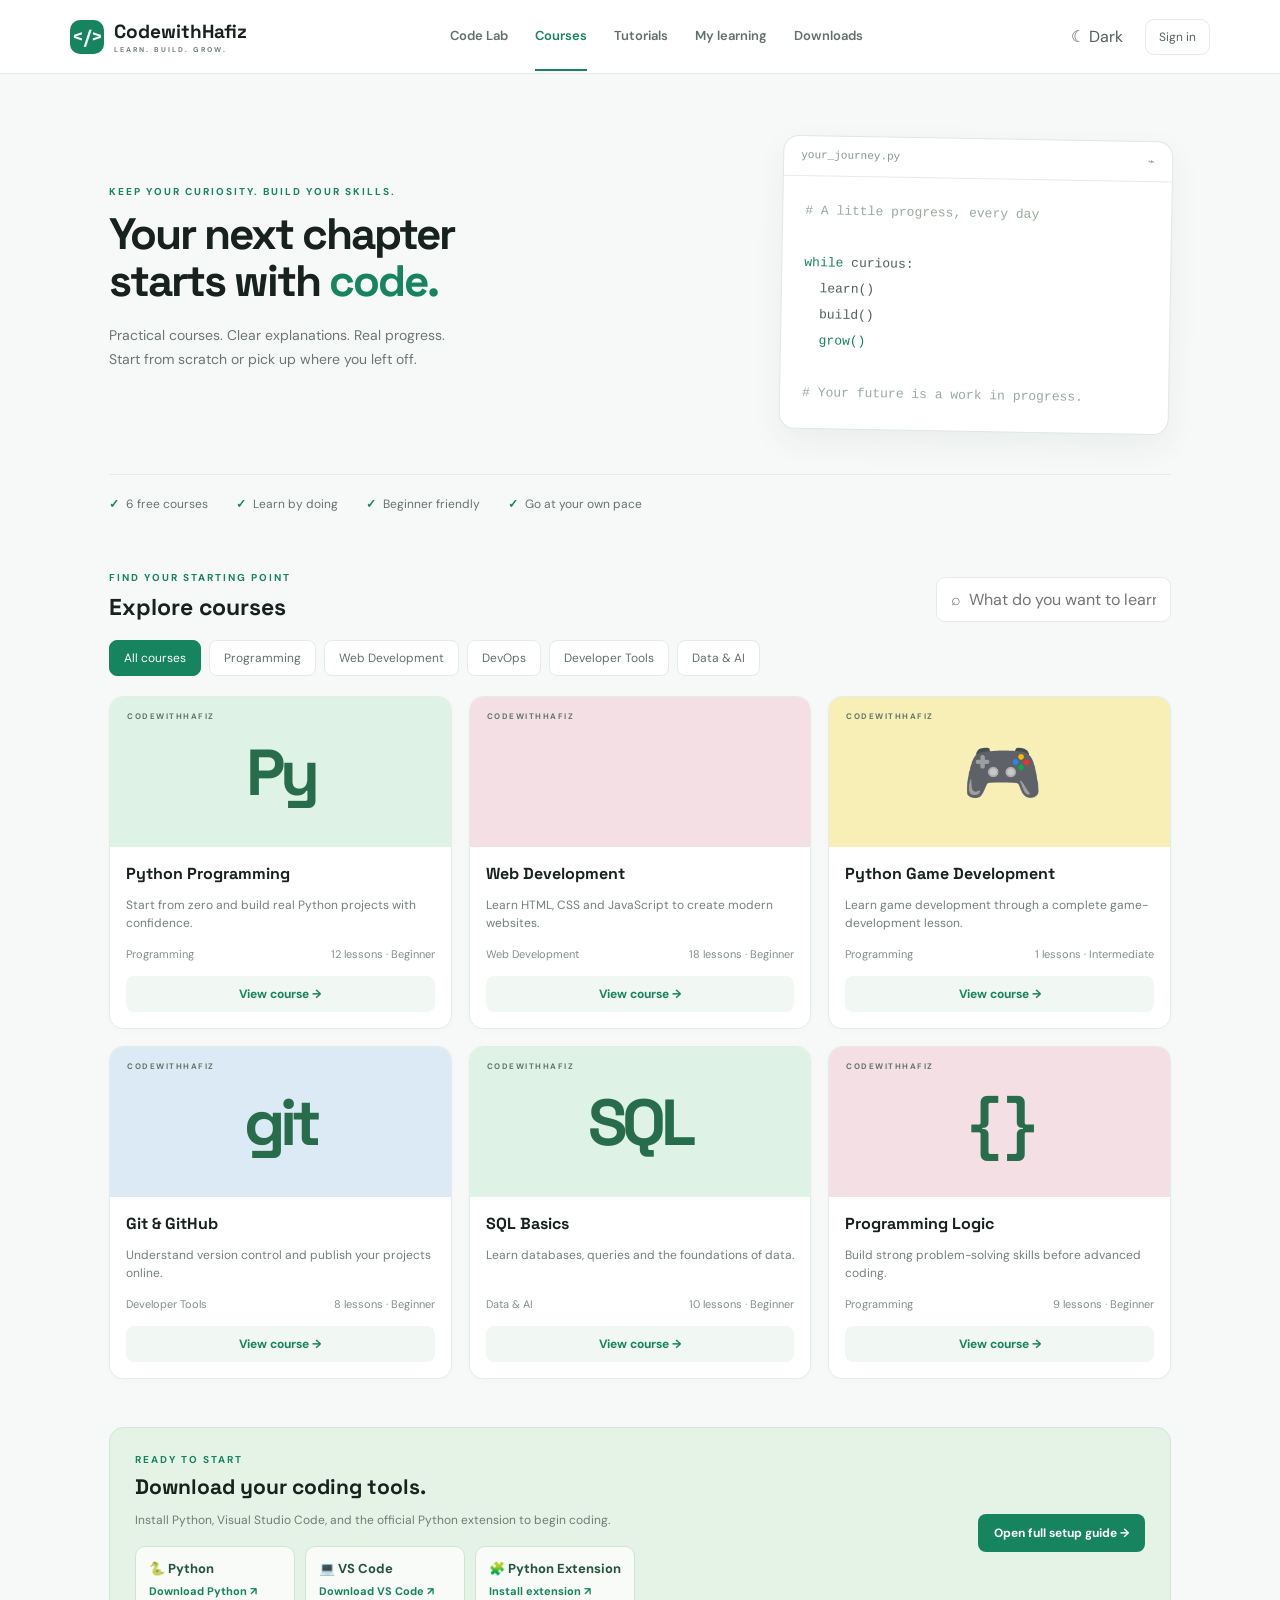
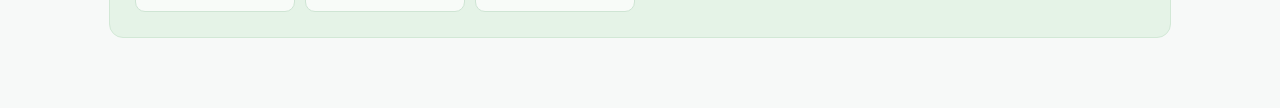
<file: index.html>
<!doctype html>
<html lang="en">
<head>
<meta charset="UTF-8"><meta name="viewport" content="width=device-width, initial-scale=1.0">
<title>CodewithHafiz — Learn. Build. Grow.</title>
<link rel="preconnect" href="https://fonts.googleapis.com"><link rel="preconnect" href="https://fonts.gstatic.com" crossorigin>
<link href="https://fonts.googleapis.com/css2?family=DM+Sans:wght@400;500;600;700&family=Space+Grotesk:wght@500;600;700&display=swap" rel="stylesheet">
<link rel="stylesheet" href="style.css">
</head>
<body>
<div id="app"></div>
<script src="site.js" defer></script>
</body>
</html>
</file>
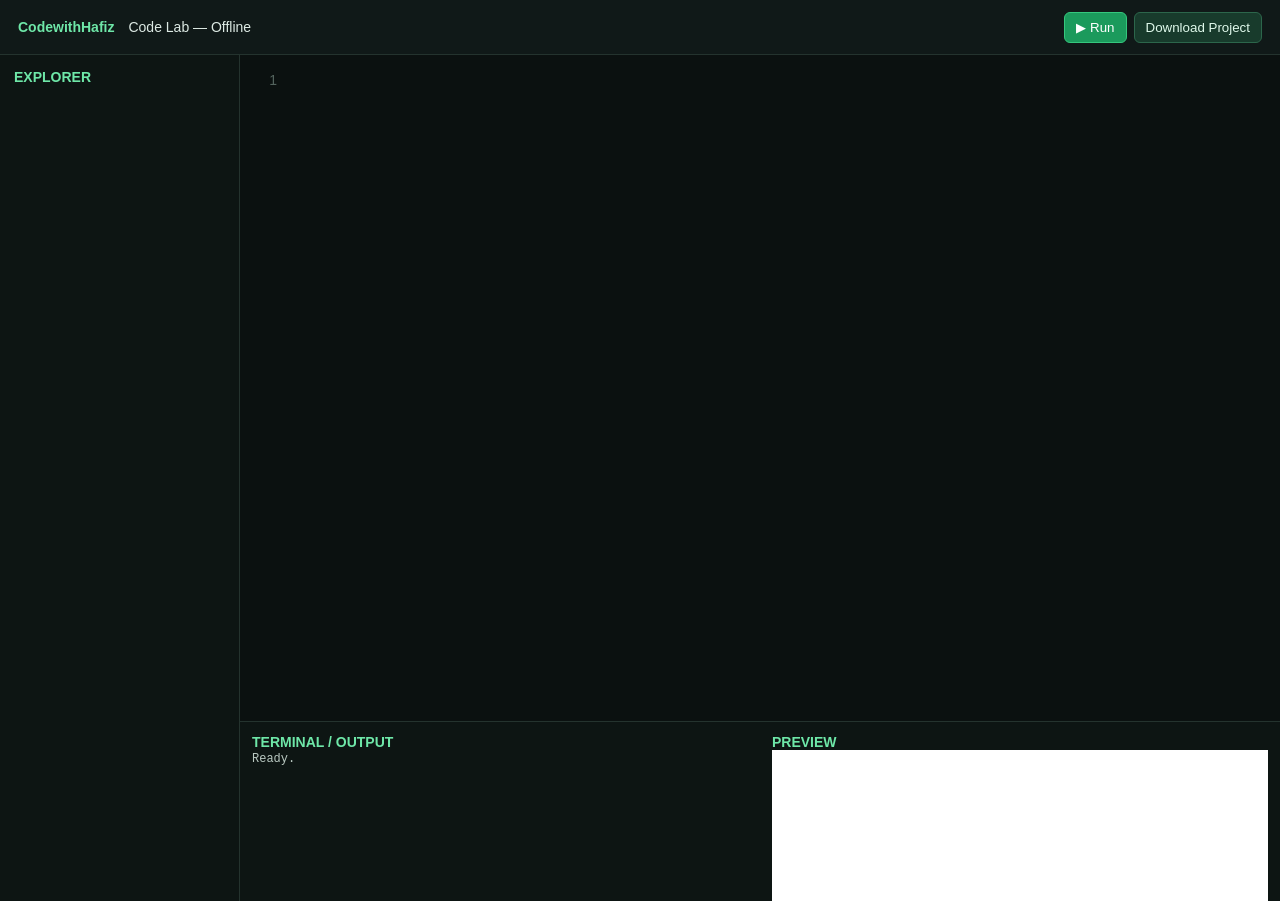
<file: OFFLINE_CODE_LAB.html>
<!doctype html><html><head><meta charset="UTF-8"><meta name="viewport" content="width=device-width,initial-scale=1"><title>CodewithHafiz Code Lab Offline</title><style>body{margin:0;background:#0b1110;color:#dce9e3;font:14px Arial}header{height:54px;background:#101918;border-bottom:1px solid #24332e;display:flex;align-items:center;padding:0 18px;gap:14px}b{color:#6ee7a8}.app{display:grid;grid-template-columns:240px 1fr;height:calc(100vh - 54px)}aside{background:#0d1513;border-right:1px solid #24332e;padding:14px}.file{display:block;width:100%;background:none;color:#c7d3ce;border:0;text-align:left;padding:9px;border-radius:6px;cursor:pointer}.file.active{background:#173328;color:#fff}.icon{display:inline-block;width:42px;color:#63e6a0;font-size:10px}.main{display:grid;grid-template-rows:1fr 180px;min-width:0}.editor{display:grid;grid-template-columns:45px 1fr;position:relative;min-height:0}.gutter{padding:14px 8px;text-align:right;color:#53635d;background:#0b1110;line-height:1.65;white-space:pre;overflow:hidden}.wrap{position:relative;min-width:0}.highlight,textarea{position:absolute;inset:0;margin:0;padding:14px;font:14px/1.65 Consolas,monospace;white-space:pre;overflow:auto;tab-size:4}.highlight{pointer-events:none}.kw{color:#65d7ff}.str{color:#f5c26b}.num{color:#b9f27c}.com{color:#70827a}textarea{resize:none;background:transparent;color:transparent;caret-color:#fff;border:0;outline:0;z-index:2}.bottom{border-top:1px solid #24332e;background:#0d1513;display:grid;grid-template-columns:1fr 1fr}.panel{padding:12px;overflow:auto}.preview{width:100%;height:100%;border:0;background:white}.actions{margin-left:auto;display:flex;gap:7px}.btn{background:#183b2c;color:#dff9eb;border:1px solid #2c664b;border-radius:6px;padding:7px 11px;cursor:pointer}.run{background:#1b9a5c;color:white;border-color:#35c77d}.out{white-space:pre-wrap;color:#b9c8c1;font:12px/1.6 Consolas,monospace}</style></head><body><header><b>CodewithHafiz</b><span>Code Lab — Offline</span><div class="actions"><button class="btn run" id="run">▶ Run</button><button class="btn" id="save">Download Project</button></div></header><div class="app"><aside><b>EXPLORER</b><div id="files"></div></aside><div class="main"><div class="editor"><div class="gutter" id="gutter"></div><div class="wrap"><pre class="highlight" id="hi"></pre><textarea id="ed" spellcheck="false"></textarea></div></div><div class="bottom"><div class="panel"><b>TERMINAL / OUTPUT</b><div class="out" id="out">Ready.</div></div><div class="panel"><b>PREVIEW</b><iframe class="preview" id="frame" sandbox="allow-scripts"></iframe></div></div></div></div><script>const files={};let cur=Object.keys(files)[0]||'main.py';const ed=document.getElementById('ed'),hi=document.getElementById('hi'),gut=document.getElementById('gutter'),list=document.getElementById('files'),out=document.getElementById('out');function esc(s){return s.replace(/&/g,'&amp;').replace(/</g,'&lt;').replace(/>/g,'&gt;')}function render(){list.innerHTML=Object.keys(files).map(n=>'<button class="file '+(n===cur?'active':'')+'" data-n="'+n.replace(/"/g,'&quot;')+'"><span class="icon">'+(n.split('.').pop()||'TXT').toUpperCase()+'</span>'+n+'</button>').join('');ed.value=files[cur]||'';hi.innerHTML=esc(ed.value);gut.textContent=Array.from({length:Math.max(1,ed.value.split('\n').length)},(_,i)=>i+1).join('\n')}list.onclick=e=>{let b=e.target.closest('[data-n]');if(b){files[cur]=ed.value;cur=b.dataset.n;render()}};ed.oninput=()=>{files[cur]=ed.value;hi.innerHTML=esc(ed.value);gut.textContent=Array.from({length:Math.max(1,ed.value.split('\n').length)},(_,i)=>i+1).join('\n')};ed.onscroll=()=>{hi.scrollTop=ed.scrollTop;hi.scrollLeft=ed.scrollLeft;gut.scrollTop=ed.scrollTop};document.getElementById('run').onclick=()=>{files[cur]=ed.value;let e=cur.split('.').pop().toLowerCase(),c=ed.value;out.textContent='';if(['html','htm'].includes(e)){let css=files['style.css']||'',js=files['script.js']||'';document.getElementById('frame').srcdoc=c.includes('<html')?c:'<style>'+css+'</style>'+c+'<script>'+js.replace(/<\/script>/gi,'<\\/script>')+'<\/script>';out.textContent='HTML preview opened.'}else if(e==='js'){try{let a=[];let old=console.log;console.log=(...x)=>a.push(x.join(' '));new Function(c)();console.log=old;out.textContent=a.join('\n')||'JavaScript finished.'}catch(x){out.textContent='JavaScript Error: '+x.message}}else if(e==='py'){out.textContent='Offline Python runner: this download includes a lightweight Python practice runner for print(), variables, f-strings and simple range() loops. Full Python packages are not available without an embedded Python runtime.';let lines=c.split('\n');let vars={};for(let l of lines){let m=l.trim().match(/^([A-Za-z_]\w*)\s*=\s*["\'](.*)["\']$/);if(m)vars[m[1]]=m[2];let p=l.trim().match(/^print\((.*)\)$/);if(p)out.textContent+='\n'+p[1].replace(/["\']/g,'').replace(/\{(\w+)\}/g,(_,k)=>vars[k]||'')}}else out.textContent='No browser runtime is embedded for '+e+'. Edit/download this file instead.'};document.getElementById('save').onclick=()=>{const b=new Blob([JSON.stringify(files,null,2)],{type:'application/json'}),a=document.createElement('a');a.href=URL.createObjectURL(b);a.download='CodewithHafiz-project.json';a.click();URL.revokeObjectURL(a.href)};render();</script></body></html>
</file>
<file: style.css>
:root{--bg:#f7f9f8;--surface:#fff;--text:#17211d;--muted:#74807a;--line:#e5ebe7;--green:#16845f;--green2:#dff2e8;--sidebar:#12372e;--sidebarText:#dcebe4;--shadow:0 12px 32px rgba(20,50,38,.06)}
*{box-sizing:border-box}body{margin:0;background:var(--bg);color:var(--text);font-family:'DM Sans',sans-serif}button,input,textarea,select{font:inherit}button{cursor:pointer;border:0}.app{min-height:100vh}.topbar{height:74px;background:var(--surface);border-bottom:1px solid var(--line);display:flex;align-items:center;justify-content:space-between;padding:0 5.5%;position:sticky;top:0;z-index:10}.brand{display:flex;align-items:center;gap:10px;font-family:'Space Grotesk';font-weight:700;font-size:19px}.brandmark{width:34px;height:34px;border-radius:10px;background:var(--green);color:white;display:grid;place-items:center;font-weight:700}.brand small{display:block;color:var(--muted);font:700 7px 'DM Sans';letter-spacing:2px;margin-top:1px}.nav{display:flex;gap:27px;align-items:center}.nav button,.nav a{background:none;color:#637069;text-decoration:none;font-size:13px;font-weight:600;padding:25px 0;border-bottom:2px solid transparent}.nav .active{color:var(--green);border-color:var(--green)}.top-actions{display:flex;align-items:center;gap:16px}.ghost{background:transparent;color:#52605a}.pill{border:1px solid var(--line);background:white;border-radius:9px;padding:9px 13px;color:#56645d;font-size:12px}.avatar{width:32px;height:32px;border-radius:50%;background:#dcefe4;color:var(--green);display:grid;place-items:center;font-weight:700}.container{max-width:1110px;margin:auto;padding:52px 24px 70px}.eyebrow{font-size:10px;letter-spacing:2px;text-transform:uppercase;color:var(--green);font-weight:700}.hero{display:grid;grid-template-columns:1fr 390px;gap:70px;align-items:center;padding:12px 0 42px;border-bottom:1px solid var(--line)}h1,h2,h3{font-family:'Space Grotesk';margin:0}h1{font-size:44px;line-height:1.08;letter-spacing:-2px;margin:13px 0 18px}.hero h1 span{color:var(--green)}.hero p{max-width:520px;color:#6c7771;line-height:1.7;font-size:14px}.code-card{background:#fff;border:1px solid #dfe8e1;border-radius:16px;box-shadow:var(--shadow);transform:rotate(1deg);overflow:hidden}.code-head{padding:13px 17px;border-bottom:1px solid var(--line);font:11px monospace;color:#8a978f;display:flex;justify-content:space-between}.code-body{padding:22px;font:13px/2 monospace;color:#506058}.code-body .green{color:var(--green)}.code-body .comment{color:#9aaa9f}.benefits{display:flex;gap:28px;padding:21px 0;color:#67746d;font-size:12px;flex-wrap:wrap}.benefits span:before{content:'✓';color:var(--green);font-weight:bold;margin-right:7px}.section-head{display:flex;justify-content:space-between;align-items:end;margin:38px 0 18px}.section-head h2{font-size:23px;margin-top:8px}.search{border:1px solid var(--line);background:white;border-radius:9px;padding:11px 14px;width:235px;color:var(--text);outline:none}.filters{display:flex;gap:8px;flex-wrap:wrap;margin-bottom:20px}.filter{padding:9px 14px;border-radius:8px;border:1px solid var(--line);background:white;color:#647069;font-size:12px}.filter.active{background:var(--green);color:white;border-color:var(--green)}.course-grid{display:grid;grid-template-columns:repeat(3,1fr);gap:17px}.course{background:white;border:1px solid var(--line);border-radius:14px;overflow:hidden;transition:.2s;box-shadow:0 2px 7px rgba(0,0,0,.02)}.course:hover{transform:translateY(-4px);box-shadow:0 0 0 2px #b992ff,0 0 28px rgba(157,95,255,.28)}.cover{height:150px;padding:17px;position:relative;display:flex;align-items:center;justify-content:center}.cover.mint{background:#dff2e6}.cover.pink{background:#f4dfe4}.cover.yellow{background:#f7efb5}.cover.blue{background:#dceaf5}.symbol{font:700 65px 'Space Grotesk';color:#286d4b;letter-spacing:-5px}.cover small{position:absolute;top:14px;left:17px;color:#60756a;font-size:8px;letter-spacing:1.5px;font-weight:700}.course-body{padding:16px}.course-body h3{font-size:16px;margin-bottom:8px}.course-body p{font-size:12px;color:var(--muted);line-height:1.5;min-height:36px}.meta{display:flex;justify-content:space-between;color:#829087;font-size:11px;margin-top:15px}.open-course{margin-top:15px;width:100%;padding:10px;border-radius:8px;background:#f1f7f3;color:var(--green);font-size:12px;font-weight:700}.setup{margin-top:48px;background:#e5f3e7;border:1px solid #d2e8d6;border-radius:14px;padding:25px;display:flex;justify-content:space-between;align-items:center;gap:20px}.setup h2{font-size:21px;margin:7px 0}.setup p{color:#6d7d71;font-size:12px}.setup button,.primary{background:var(--green);color:white;border-radius:8px;padding:11px 16px;font-weight:700;font-size:12px}.course-page{display:grid;grid-template-columns:245px 1fr;min-height:calc(100vh - 74px)}.side{background:var(--sidebar);color:var(--sidebarText);padding:28px 17px}.side .brand{color:white;margin-bottom:38px}.side-title{font-size:10px;letter-spacing:1.5px;text-transform:uppercase;color:#86a79a;margin:20px 10px 12px}.side-item{padding:12px 13px;border-radius:8px;color:#b9d0c5;font-size:13px;display:flex;justify-content:space-between;margin-bottom:5px}.side-item.active{background:#285447;color:white}.mainpanel{padding:34px 42px}.crumb{font-size:12px;color:var(--muted);margin-bottom:30px}.lesson-layout{display:grid;grid-template-columns:250px 1fr;gap:28px}.lesson-list{background:white;border:1px solid var(--line);border-radius:13px;padding:14px;height:max-content}.lesson-list h3{font-size:15px;padding:8px 8px 15px}.lesson{padding:12px 9px;border-radius:8px;font-size:12px;color:#65736b;display:flex;gap:9px;cursor:pointer}.lesson.active{background:#f0e7ff;color:#7040b4}.lesson-num{width:22px;height:22px;border-radius:50%;background:#edf2ee;display:grid;place-items:center;font-size:10px}.lesson.active .lesson-num{background:#8f5ad0;color:white}.video{background:#17231e;border-radius:14px;aspect-ratio:16/9;display:grid;place-items:center;color:white;position:relative;overflow:hidden}.video:after{content:'';position:absolute;inset:0;background:radial-gradient(circle at 50% 45%,rgba(44,126,88,.35),transparent 45%)}.play{width:64px;height:64px;border-radius:50%;background:#fff;color:var(--green);display:grid;place-items:center;font-size:25px;z-index:1;padding-left:4px}.lesson-content h1{font-size:30px;letter-spacing:-1px;margin:24px 0 10px}.lesson-content p{color:var(--muted);line-height:1.7;font-size:13px}.lesson-actions{display:flex;gap:10px;margin-top:20px}.secondary{background:white;border:1px solid var(--line);padding:10px 14px;border-radius:8px;color:#58665e;font-size:12px}.login-wrap{min-height:calc(100vh - 74px);display:grid;place-items:center;padding:30px}.login-card{width:390px;background:white;border:1px solid var(--line);border-radius:16px;padding:32px;box-shadow:var(--shadow)}.login-card h1{font-size:28px;letter-spacing:-1px;margin:10px 0}.field{margin:16px 0}.field label{font-size:12px;color:#637069;display:block;margin-bottom:7px}.field input,.field textarea,.field select{width:100%;border:1px solid var(--line);border-radius:8px;padding:12px;outline:none;background:#fbfcfb}.field input:focus{border-color:var(--green)}.dash-layout{display:grid;grid-template-columns:230px 1fr;min-height:calc(100vh - 74px)}.dash-side{background:var(--sidebar);padding:22px 14px;color:white}.dash-side .side-item{color:#b9d0c5}.dash-main{padding:40px;max-width:1200px}.dash-top{display:flex;justify-content:space-between;align-items:center;margin-bottom:28px}.dash-top h1{font-size:31px;margin:7px 0}.new-btn{background:var(--green);color:white;border-radius:8px;padding:11px 15px;font-size:12px;font-weight:700}.stats{display:grid;grid-template-columns:repeat(4,1fr);gap:13px}.stat{background:white;border:1px solid var(--line);border-radius:12px;padding:19px}.stat small{color:#77837c;font-size:11px}.stat strong{display:block;font:700 27px 'Space Grotesk';margin-top:12px}.dash-banner{margin:18px 0;background:#e5f3e7;border-radius:12px;padding:22px;display:flex;justify-content:space-between;align-items:center}.dash-banner h2{font-size:18px;margin:7px 0}.table-card{background:white;border:1px solid var(--line);border-radius:12px;overflow:hidden}.table-title{padding:18px;border-bottom:1px solid var(--line);font-weight:700;font-size:14px}.table-row{display:grid;grid-template-columns:2fr 1fr 1fr 1fr;padding:15px 18px;border-bottom:1px solid #f0f3f1;font-size:12px;color:#617067}.table-row.header{color:#9aa69f;font-size:10px;text-transform:uppercase;letter-spacing:1px}.empty{text-align:center;padding:30px;color:var(--muted);font-size:13px}@media(max-width:800px){.hero{grid-template-columns:1fr;gap:25px}.course-grid{grid-template-columns:repeat(2,1fr)}.nav{gap:12px}.nav button{font-size:11px}.course-page,.dash-layout{grid-template-columns:1fr}.side,.dash-side{display:none}.mainpanel,.dash-main{padding:24px 16px}.lesson-layout{grid-template-columns:1fr}.stats{grid-template-columns:repeat(2,1fr)}}@media(max-width:500px){.topbar{padding:0 15px}.top-actions .pill{display:none}.nav{gap:10px}.nav button{padding:25px 0;font-size:10px}.container{padding:30px 16px}.hero h1{font-size:36px}.course-grid{grid-template-columns:1fr}.setup{display:block}.setup button{margin-top:10px}.search{width:100%}.section-head{display:block}.section-head .search{margin-top:15px}.stats{gap:8px}.stat{padding:13px}.stat strong{font-size:23px}}
.download-mini-grid{display:grid;grid-template-columns:repeat(3,minmax(0,1fr));gap:10px;margin-top:18px}.download-mini{display:flex;flex-direction:column;gap:7px;text-decoration:none;background:rgba(255,255,255,.72);border:1px solid #cfe5d4;border-radius:10px;padding:13px;color:#24533d;transition:.2s}.download-mini:hover{transform:translateY(-2px);border-color:var(--green);box-shadow:0 5px 15px rgba(22,132,95,.12)}.download-mini b{font-size:13px}.download-mini span{font-size:11px;color:var(--green);font-weight:700}@media(max-width:800px){.download-mini-grid{grid-template-columns:1fr}}@media(max-width:500px){.download-mini-grid{grid-template-columns:1fr}}
.learning-page{padding-top:48px}.learning-title{font-size:42px;margin:12px 0}.learning-intro{max-width:720px;color:var(--muted);font-size:14px;line-height:1.75}.learning-summary{display:flex;gap:12px;flex-wrap:wrap;margin:28px 0 42px}.learning-summary>div{background:var(--surface);border:1px solid var(--line);border-radius:12px;padding:17px 24px;min-width:145px}.learning-summary strong{display:block;font:700 25px 'Space Grotesk';color:var(--green)}.learning-summary span{display:block;color:var(--muted);font-size:11px;margin-top:4px}.learning-stage{margin-top:38px}.stage-heading{display:flex;justify-content:space-between;align-items:end;margin-bottom:18px}.stage-heading h2{font-size:23px;margin-top:7px}.stage-heading>span{font-size:11px;color:var(--green);background:var(--green2);padding:7px 11px;border-radius:20px}.lesson-grid{display:grid;grid-template-columns:repeat(3,1fr);gap:16px}.learning-card{background:var(--surface);border:1px solid var(--line);border-radius:14px;padding:19px;cursor:pointer;transition:.2s;min-height:220px;display:flex;flex-direction:column}.learning-card:hover{transform:translateY(-4px);border-color:#b992ff;box-shadow:0 0 0 2px #b992ff,0 0 28px rgba(157,95,255,.2)}.learning-card-top{display:flex;justify-content:space-between;align-items:center}.lesson-badge{width:34px;height:34px;border-radius:10px;background:var(--green2);color:var(--green);display:grid;place-items:center;font-size:11px;font-weight:700}.lesson-level{font-size:10px;color:var(--muted);text-transform:uppercase;letter-spacing:1px}.learning-card h3{font-size:17px;margin:18px 0 9px}.learning-card p{font-size:12px;color:var(--muted);line-height:1.6;margin:0}.lesson-open{margin-top:auto;padding-top:18px;background:none;text-align:left;color:var(--green);font-size:12px;font-weight:700}.lesson-open span{float:right}.lesson-reader{max-width:1180px;margin:auto;padding:30px 30px 70px}.reader-top{display:flex;justify-content:space-between;gap:15px;align-items:center;color:var(--muted);font-size:12px;margin-bottom:28px}.back-link{background:none;color:var(--green);font-size:12px;font-weight:700;padding:0}.reader-grid{display:grid;grid-template-columns:260px minmax(0,760px);gap:42px;align-items:start}.reader-sidebar{position:sticky;top:100px;background:var(--surface);border:1px solid var(--line);border-radius:14px;padding:19px;max-height:calc(100vh - 125px);overflow:auto}.reader-sidebar h3{font-size:17px;margin:9px 0 15px}.reader-progress{height:5px;background:var(--line);border-radius:5px;overflow:hidden;margin-bottom:14px}.reader-progress span{display:block;height:100%;background:var(--green);border-radius:5px}.reader-lesson-list{display:flex;flex-direction:column;gap:3px}.reader-lesson{display:flex;align-items:center;gap:9px;text-align:left;background:none;color:var(--muted);padding:9px 7px;border-radius:7px;font-size:11px;line-height:1.35}.reader-lesson span{font-size:10px;color:#a0aaa4;min-width:20px}.reader-lesson.active{background:#f0e7ff;color:#7040b4;font-weight:700}.reader-lesson.active span{color:#7040b4}.lesson-article{min-width:0}.lesson-article>h1{font-size:43px;margin:12px 0 18px;letter-spacing:-1.7px}.lesson-lead{font-size:16px;line-height:1.8;color:var(--muted);max-width:720px;margin-bottom:35px}.content-section{margin:30px 0}.content-section h2{font-size:21px;margin-bottom:12px}.content-section p{font-size:14px;line-height:1.85;color:var(--text);white-space:pre-line}.code-example{border:1px solid #263b31;border-radius:12px;overflow:hidden;background:#13211b;margin-top:15px}.code-example-head{display:flex;justify-content:space-between;align-items:center;padding:10px 14px;background:#1c3027;color:#b9d7c7;font-size:11px}.code-example-head button{background:#315d49;color:white;border-radius:6px;padding:6px 9px;font-size:11px}.code-example pre{margin:0;padding:19px;overflow:auto;color:#e1f2e8;font:13px/1.75 Consolas,monospace;white-space:pre}.output-block{background:var(--surface);border:1px solid var(--line);border-radius:10px;padding:16px;overflow:auto;color:var(--muted);font:13px/1.7 Consolas,monospace;white-space:pre-wrap}.practice-box{background:#e5f3e7;border:1px solid #d2e8d6;border-radius:14px;padding:23px;margin:38px 0}.practice-box h2{font-size:21px;margin:7px 0}.practice-box p{color:#50665a;font-size:14px;line-height:1.7;margin:0}.lesson-navigation{display:flex;justify-content:space-between;gap:12px;border-top:1px solid var(--line);padding-top:25px;margin-top:45px}.lesson-navigation .secondary,.lesson-navigation .primary{cursor:pointer;text-decoration:none;border:0}.lesson-navigation .secondary{border:1px solid var(--line)}
@media(max-width:900px){.lesson-grid{grid-template-columns:repeat(2,1fr)}.reader-grid{grid-template-columns:1fr}.reader-sidebar{position:static;max-height:none}.reader-lesson-list{display:grid;grid-template-columns:repeat(2,1fr)}.lesson-article>h1{font-size:36px}}
@media(max-width:500px){.learning-title{font-size:32px}.learning-summary>div{flex:1;min-width:100px;padding:14px}.lesson-grid{grid-template-columns:1fr}.stage-heading{align-items:start;gap:12px}.stage-heading>span{white-space:nowrap}.lesson-reader{padding:22px 16px 50px}.reader-top{align-items:start;flex-direction:column}.reader-lesson-list{grid-template-columns:1fr}.lesson-article>h1{font-size:31px}.lesson-lead{font-size:14px}.lesson-navigation{flex-wrap:wrap}}

.ai-page{max-width:1000px;margin:auto;padding:38px 22px 60px}.ai-heading{display:flex;justify-content:space-between;align-items:end;gap:20px;margin-bottom:18px}.ai-heading h1{font-size:38px;margin:8px 0}.ai-heading p{color:var(--muted);font-size:13px}.ai-chat{min-height:480px;border:1px solid var(--line);border-radius:14px;background:var(--surface);padding:20px;box-shadow:var(--shadow);overflow:auto}.ai-empty{text-align:center;padding:120px 20px;color:var(--muted)}.ai-empty-icon{margin:auto;width:46px;height:46px;border-radius:13px;background:#dff4e8;color:#176246;display:grid;place-items:center;font-weight:800}.ai-empty h2{color:var(--text);margin:15px 0 7px}.ai-message{max-width:88%;margin:0 0 18px;padding:13px 15px;border-radius:12px;line-height:1.65;font-size:13px}.ai-message.user{margin-left:auto;background:#e5f4eb;color:#173c2d}.ai-message.assistant{background:#f5f7f6;color:var(--text)}.ai-role{font-size:10px;text-transform:uppercase;letter-spacing:1.1px;font-weight:800;margin-bottom:6px;opacity:.65}.ai-code{margin:12px 0;border:1px solid var(--line);border-radius:9px;overflow:hidden;background:#111815;color:#dbe8e1}.ai-code>div{display:flex;justify-content:space-between;align-items:center;padding:7px 10px;border-bottom:1px solid #2a3933;font-size:10px}.ai-code button{background:#22352c;color:#dbe8e1;border:0;padding:5px 8px;border-radius:5px;margin-left:5px;cursor:pointer}.ai-code pre{margin:0;padding:13px;overflow:auto;font:12px/1.55 Consolas,monospace}.ai-compose{display:flex;gap:9px;margin-top:12px}.ai-compose textarea{flex:1;min-height:62px;resize:vertical;border:1px solid var(--line);border-radius:10px;padding:13px;font:13px/1.5 inherit;background:var(--surface);color:var(--text);outline:0}.ai-compose .primary{align-self:stretch;min-width:110px}.ai-note{text-align:center;color:var(--muted);font-size:10px;margin-top:9px}.lab-page{max-width:1250px;margin:auto;padding:35px 22px 60px}.lab-top{display:flex;justify-content:space-between;align-items:end;gap:20px;margin-bottom:18px}.lab-top h1{font-size:38px;margin:8px 0}.lab-top p{color:var(--muted);font-size:13px}.lab-top-actions{display:flex;gap:8px;flex-wrap:wrap}.lab-workspace-simple{display:grid;grid-template-columns:230px 1fr;border:1px solid var(--line);border-radius:14px;min-height:430px;overflow:hidden;background:var(--surface);box-shadow:var(--shadow)}.lab-files{padding:18px;border-right:1px solid var(--line);font-size:11px;color:var(--muted)}.lab-file-row{padding:9px 5px;color:var(--text)}.lab-editor-note{padding:45px}.lab-editor-note h2{font-size:27px}.lab-editor-note p{max-width:650px;color:var(--muted);line-height:1.7}@media(max-width:700px){.ai-heading,.lab-top{display:block}.ai-compose{display:block}.ai-compose .primary{width:100%;margin-top:8px}.lab-workspace-simple{grid-template-columns:1fr}.lab-files{border-right:0;border-bottom:1px solid var(--line)}.lab-editor-note{padding:28px 20px}}
/* VS Code inspired Code Lab */
.lab-vscode{max-width:none;padding:0;background:#0b1110;color:#d9e6df;min-height:calc(100vh - 74px);font-family:Consolas,'Cascadia Code','Courier New',monospace}.lab-vscode-titlebar{height:48px;background:#0d1513;border:1px solid #1f2d28;display:flex;align-items:center;justify-content:space-between;padding:0 14px 0 18px}.lab-vscode-title{display:flex;align-items:center;gap:9px;font-size:12px;color:#8fa29a}.lab-vscode-title b{color:#e7f2ed;font-family:'DM Sans',sans-serif}.lab-green-dot{width:8px;height:8px;border-radius:50%;background:#35d07f;box-shadow:0 0 10px rgba(53,208,127,.65)}.lab-title-actions{display:flex;gap:6px}.lab-title-btn{background:#15231e;border:1px solid #294136;color:#bfe6d0;border-radius:5px;padding:7px 10px;font-size:11px}.lab-title-btn:hover{background:#1b3028;border-color:#3e755b}.lab-vscode-shell{height:calc(100vh - 122px);min-height:650px;display:grid;grid-template-columns:48px 220px minmax(420px,1fr) 285px;border:1px solid #1f2d28;border-top:0;overflow:hidden}.lab-activity{background:#0b1210;border-right:1px solid #1d2a26;display:flex;flex-direction:column;align-items:center;padding:7px 0}.lab-activity-btn{width:46px;height:48px;background:transparent;color:#63766e;font-size:20px;border-left:2px solid transparent}.lab-activity-btn:hover,.lab-activity-btn.active{color:#d6e8df;background:#101c18;border-left-color:#35c77b}.lab-activity-spacer{flex:1}.lab-explorer{background:#0d1513;border-right:1px solid #1d2a26;display:flex;flex-direction:column;min-width:0}.lab-explorer-head{height:39px;padding:14px 12px 5px;font-size:10px;letter-spacing:1.1px;display:flex;justify-content:space-between;color:#a9bab3}.lab-muted{color:#596b63;font-size:14px}.lab-project{padding:9px 11px;color:#b7c8c0;font-size:11px;font-weight:700;letter-spacing:.4px}.lab-file-list{padding:2px 5px;overflow:auto}.lab-file{width:100%;display:flex;align-items:center;gap:7px;background:transparent;border:0;color:#aebeb7;text-align:left;padding:7px 8px;border-radius:3px;font:12px Consolas,monospace}.lab-file:hover{background:#14211c;color:#e3eee9}.lab-file.active{background:#183126;color:#f0f8f4}.lab-file-icon{width:30px;display:inline-grid;place-items:center;font-size:8px;font-weight:800;letter-spacing:-.3px}.icon-py{color:#65bdf2}.icon-js,.icon-ts,.icon-jsx,.icon-tsx{color:#f1d35b}.icon-html{color:#ed795e}.icon-css{color:#5fb4ff}.icon-json{color:#f2d36e}.icon-java{color:#e8916d}.icon-cpp,.icon-c,.icon-cs{color:#75aef5}.icon-php{color:#9b9be9}.icon-rb{color:#e96e83}.icon-go{color:#61d8e8}.icon-rs{color:#d6a66e}.icon-md{color:#9bd0ff}.icon-sql{color:#c59cff}.icon-sh{color:#8ee0a9}.lab-explorer-footer{margin-top:auto;border-top:1px solid #1c2b26;padding:8px;display:flex;gap:4px}.lab-explorer-footer button{flex:1;background:#111d19;color:#8fa49b;border:1px solid #23362e;border-radius:4px;padding:6px 3px;font-size:9px}.lab-explorer-footer button:hover{color:#d8eee2;border-color:#3b7357}.lab-center{min-width:0;display:grid;grid-template-rows:38px minmax(0,1fr) 205px;background:#0b1110}.lab-tabs{display:flex;align-items:center;background:#0e1714;border-bottom:1px solid #1f2d28;min-width:0}.lab-tab{height:38px;display:flex;align-items:center;gap:6px;padding:0 10px;background:#111b18;border-right:1px solid #1f2d28;color:#e1ece7;font-size:11px}.lab-tab i{font-style:normal;color:#6d8077;margin-left:6px}.lab-tab-spacer{flex:1}.lab-language{font-size:10px;color:#6f8179;margin-right:9px}.lab-editor-action{background:transparent;color:#8ca199;font-size:10px;padding:7px 8px}.lab-editor-action:hover{color:#d6eee1}.lab-editor-wrap{position:relative;display:grid;grid-template-columns:49px minmax(0,1fr);min-height:0;background:#0b1110}.lab-gutter{padding:14px 10px 30px 0;text-align:right;color:#43534d;background:#0a100f;line-height:1.7;font:12px/1.7 Consolas,monospace;white-space:pre;overflow:hidden;user-select:none}.lab-code-area{position:relative;min-width:0;overflow:hidden}.lab-highlight,.lab-editor{position:absolute;inset:0;width:100%;height:100%;margin:0;padding:14px 18px 40px;font:13px/1.7 Consolas,'Cascadia Code',monospace;letter-spacing:0;white-space:pre;tab-size:4;overflow:auto}.lab-highlight{pointer-events:none;color:#d9e7df}.lab-editor{z-index:2;background:transparent;color:transparent;caret-color:#ffffff;border:0;outline:0;resize:none;spellcheck:false}.lab-editor::selection{background:rgba(49,157,105,.35)}.tok-comment{color:#628074}.tok-string{color:#e9c17d}.tok-number{color:#b7e27d}.tok-keyword{color:#69d4f7}.tok-function{color:#79e4a9}.lab-bottom{border-top:1px solid #1f2d28;background:#0d1513;min-height:0;display:grid;grid-template-rows:34px minmax(0,1fr)}.lab-bottom-head{display:flex;align-items:center;justify-content:space-between;border-bottom:1px solid #1d2a26;padding:0 10px}.lab-panel-tab{height:34px;background:transparent;color:#71847b;border-bottom:1px solid transparent;padding:0 10px;font-size:10px}.lab-panel-tab.active{color:#d6e9df;border-bottom-color:#3bd07f}.lab-bottom-head>span{font-size:9px;color:#48c984}.lab-output{margin:0;padding:10px 13px;color:#aabbb3;font:11px/1.6 Consolas,monospace;white-space:pre-wrap;overflow:auto}.lab-ai{background:#0d1513;border-left:1px solid #1d2a26;display:flex;flex-direction:column;min-width:0}.lab-ai-head{height:39px;border-bottom:1px solid #1d2a26;padding:0 11px;display:flex;align-items:center;justify-content:space-between;color:#c9d9d2;font-size:10px;letter-spacing:.7px}.lab-ai-head button{background:transparent;color:#7d9389;font-size:13px}.lab-ai-body{text-align:center;padding:48px 20px 20px;color:#7e9188}.lab-ai-avatar{width:42px;height:42px;margin:auto;border:1px solid #2c694d;background:#13291f;color:#54da91;border-radius:10px;display:grid;place-items:center;font-size:20px;box-shadow:0 0 20px rgba(49,199,116,.12)}.lab-ai-body h3{color:#dce9e4;font:600 14px 'DM Sans',sans-serif;margin:14px 0 7px}.lab-ai-body p{font:12px/1.6 'DM Sans',sans-serif;margin:0}.lab-ai-prompts{display:flex;flex-direction:column;gap:7px;margin-top:22px}.lab-ai-prompts button{background:#111f1a;border:1px solid #263d32;color:#8ea39a;border-radius:5px;padding:8px;text-align:left;font-size:10px}.lab-ai-prompts button:hover{border-color:#397557;color:#d1e8dd}.lab-ai-compose{margin-top:auto;border-top:1px solid #1d2a26;padding:9px;display:flex;gap:6px}.lab-ai-compose input{flex:1;min-width:0;background:#101b17;border:1px solid #263a31;color:#cbdad4;border-radius:5px;padding:9px;font-size:10px;outline:none}.lab-ai-compose input:focus{border-color:#397557}.lab-ai-compose button{width:31px;background:#1d754d;color:white;border-radius:5px}.lab-statusbar{height:24px;background:#176f49;color:#e8fff2;display:flex;align-items:center;justify-content:flex-end;gap:16px;padding:0 12px;font:9px 'DM Sans',sans-serif}.lab-statusbar span:first-child{margin-right:auto}.lab-status-green{color:#e9fff2}@media(max-width:1000px){.lab-vscode-shell{grid-template-columns:48px 205px minmax(0,1fr)}.lab-ai{display:none}}@media(max-width:720px){.lab-vscode-titlebar{padding:0 8px}.lab-title-actions .lab-title-btn{padding:6px}.lab-vscode-shell{grid-template-columns:42px minmax(0,1fr)}.lab-explorer{display:none}.lab-statusbar span:nth-child(2),.lab-statusbar span:nth-child(3),.lab-statusbar span:nth-child(4){display:none}.lab-vscode{min-height:calc(100vh - 74px)}}
.lab-bottom-content{min-height:0;display:grid;grid-template-columns:1fr 1fr}.lab-preview-wrap{min-width:0;min-height:0;border-left:1px solid #1f2d28;background:#fff;display:grid;grid-template-rows:27px 1fr}.lab-preview-head{background:#101a17;color:#70837a;font:9px/27px 'DM Sans',sans-serif;padding-left:10px;border-bottom:1px solid #1f2d28}.lab-preview-frame{width:100%;height:100%;border:0;background:#fff}.lab-preview-sample{padding:30px;font-family:Arial}.lab-bottom-content .lab-output{min-width:0}@media(max-width:720px){.lab-bottom-content{grid-template-columns:1fr}.lab-preview-wrap{display:none}}
</file>
